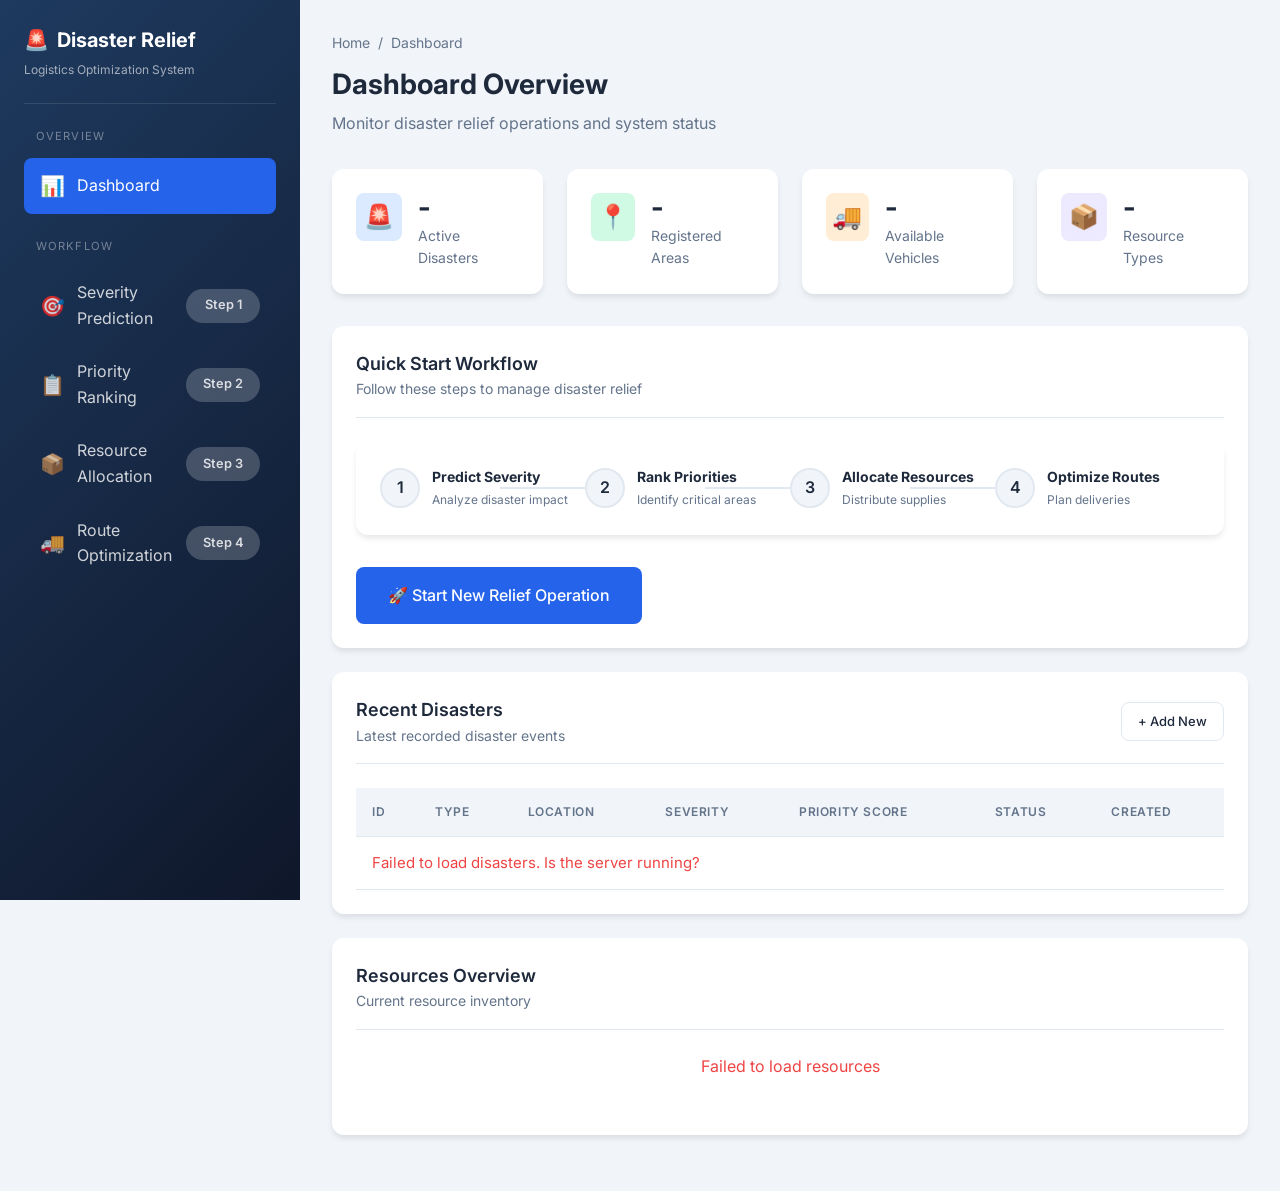
<file: frontend/index.html>
<!doctype html>
<html lang="en">
  <head>
    <meta charset="UTF-8" />
    <meta name="viewport" content="width=device-width, initial-scale=1.0" />
    <title>Disaster Relief System - Dashboard</title>
    <link rel="stylesheet" href="css/styles.css" />
    <link rel="preconnect" href="https://fonts.googleapis.com" />
    <link rel="preconnect" href="https://fonts.gstatic.com" crossorigin />
    <link
      href="https://fonts.googleapis.com/css2?family=Inter:wght@400;500;600;700&display=swap"
      rel="stylesheet"
    />
  </head>
  <body>
    <div class="app-container">
      <!-- Sidebar -->
      <aside class="sidebar">
        <div class="sidebar-header">
          <h1>🚨 <span>Disaster Relief</span></h1>
          <p>Logistics Optimization System</p>
        </div>

        <nav>
          <div class="nav-section">
            <div class="nav-section-title">Overview</div>
            <a href="index.html" class="nav-link active">
              <span class="icon">📊</span>
              <span>Dashboard</span>
            </a>
          </div>

          <div class="nav-section">
            <div class="nav-section-title">Workflow</div>
            <a href="predict.html" class="nav-link">
              <span class="icon">🎯</span>
              <span>Severity Prediction</span>
              <span class="step-badge">Step&nbsp;1</span>
            </a>
            <a href="priority.html" class="nav-link">
              <span class="icon">📋</span>
              <span>Priority Ranking</span>
              <span class="step-badge">Step&nbsp;2</span>
            </a>
            <a href="allocate.html" class="nav-link">
              <span class="icon">📦</span>
              <span>Resource Allocation</span>
              <span class="step-badge">Step&nbsp;3</span>
            </a>
            <a href="routes.html" class="nav-link">
              <span class="icon">🚚</span>
              <span>Route Optimization</span>
              <span class="step-badge">Step&nbsp;4</span>
            </a>
          </div>
        </nav>
      </aside>

      <!-- Main Content -->
      <main class="main-content">
        <div class="page-header">
          <div class="breadcrumb">
            <span>Home</span>
            <span>/</span>
            <span>Dashboard</span>
          </div>
          <h2>Dashboard Overview</h2>
          <p>Monitor disaster relief operations and system status</p>
        </div>

        <!-- Stats Grid -->
        <div class="stats-grid" id="stats-grid">
          <div class="stat-card">
            <div class="stat-icon blue">🚨</div>
            <div class="stat-info">
              <h3 id="stat-disasters">-</h3>
              <p>Active Disasters</p>
            </div>
          </div>
          <div class="stat-card">
            <div class="stat-icon green">📍</div>
            <div class="stat-info">
              <h3 id="stat-areas">-</h3>
              <p>Registered Areas</p>
            </div>
          </div>
          <div class="stat-card">
            <div class="stat-icon orange">🚚</div>
            <div class="stat-info">
              <h3 id="stat-vehicles">-</h3>
              <p>Available Vehicles</p>
            </div>
          </div>
          <div class="stat-card">
            <div class="stat-icon purple">📦</div>
            <div class="stat-info">
              <h3 id="stat-resources">-</h3>
              <p>Resource Types</p>
            </div>
          </div>
        </div>

        <!-- Quick Start Workflow -->
        <div class="card">
          <div class="card-header">
            <div>
              <h3 class="card-title">Quick Start Workflow</h3>
              <p class="card-subtitle">
                Follow these steps to manage disaster relief
              </p>
            </div>
          </div>

          <div class="workflow-steps">
            <div class="workflow-step" id="step-1">
              <div class="step-circle">1</div>
              <div class="step-text">
                <strong>Predict Severity</strong>
                <span>Analyze disaster impact</span>
              </div>
            </div>
            <div class="workflow-step" id="step-2">
              <div class="step-circle">2</div>
              <div class="step-text">
                <strong>Rank Priorities</strong>
                <span>Identify critical areas</span>
              </div>
            </div>
            <div class="workflow-step" id="step-3">
              <div class="step-circle">3</div>
              <div class="step-text">
                <strong>Allocate Resources</strong>
                <span>Distribute supplies</span>
              </div>
            </div>
            <div class="workflow-step" id="step-4">
              <div class="step-circle">4</div>
              <div class="step-text">
                <strong>Optimize Routes</strong>
                <span>Plan deliveries</span>
              </div>
            </div>
          </div>

          <div class="btn-group">
            <a href="predict.html" class="btn btn-primary btn-lg">
              🚀 Start New Relief Operation
            </a>
          </div>
        </div>

        <!-- Recent Disasters -->
        <div class="card">
          <div class="card-header">
            <div>
              <h3 class="card-title">Recent Disasters</h3>
              <p class="card-subtitle">Latest recorded disaster events</p>
            </div>
            <a href="predict.html" class="btn btn-outline btn-sm">+ Add New</a>
          </div>

          <div class="table-container">
            <table class="table" id="disasters-table">
              <thead>
                <tr>
                  <th>ID</th>
                  <th>Type</th>
                  <th>Location</th>
                  <th>Severity</th>
                  <th>Priority Score</th>
                  <th>Status</th>
                  <th>Created</th>
                </tr>
              </thead>
              <tbody id="disasters-tbody">
                <tr>
                  <td colspan="7" class="text-center text-muted">Loading...</td>
                </tr>
              </tbody>
            </table>
          </div>
        </div>

        <!-- Resources Overview -->
        <div class="card">
          <div class="card-header">
            <div>
              <h3 class="card-title">Resources Overview</h3>
              <p class="card-subtitle">Current resource inventory</p>
            </div>
          </div>

          <div id="resources-grid" class="stats-grid">
            <div class="loading">
              <div class="spinner"></div>
              <p>Loading resources...</p>
            </div>
          </div>
        </div>
      </main>
    </div>

    <script src="js/api.js"></script>
    <script src="js/dashboard.js"></script>
  </body>
</html>
</file>
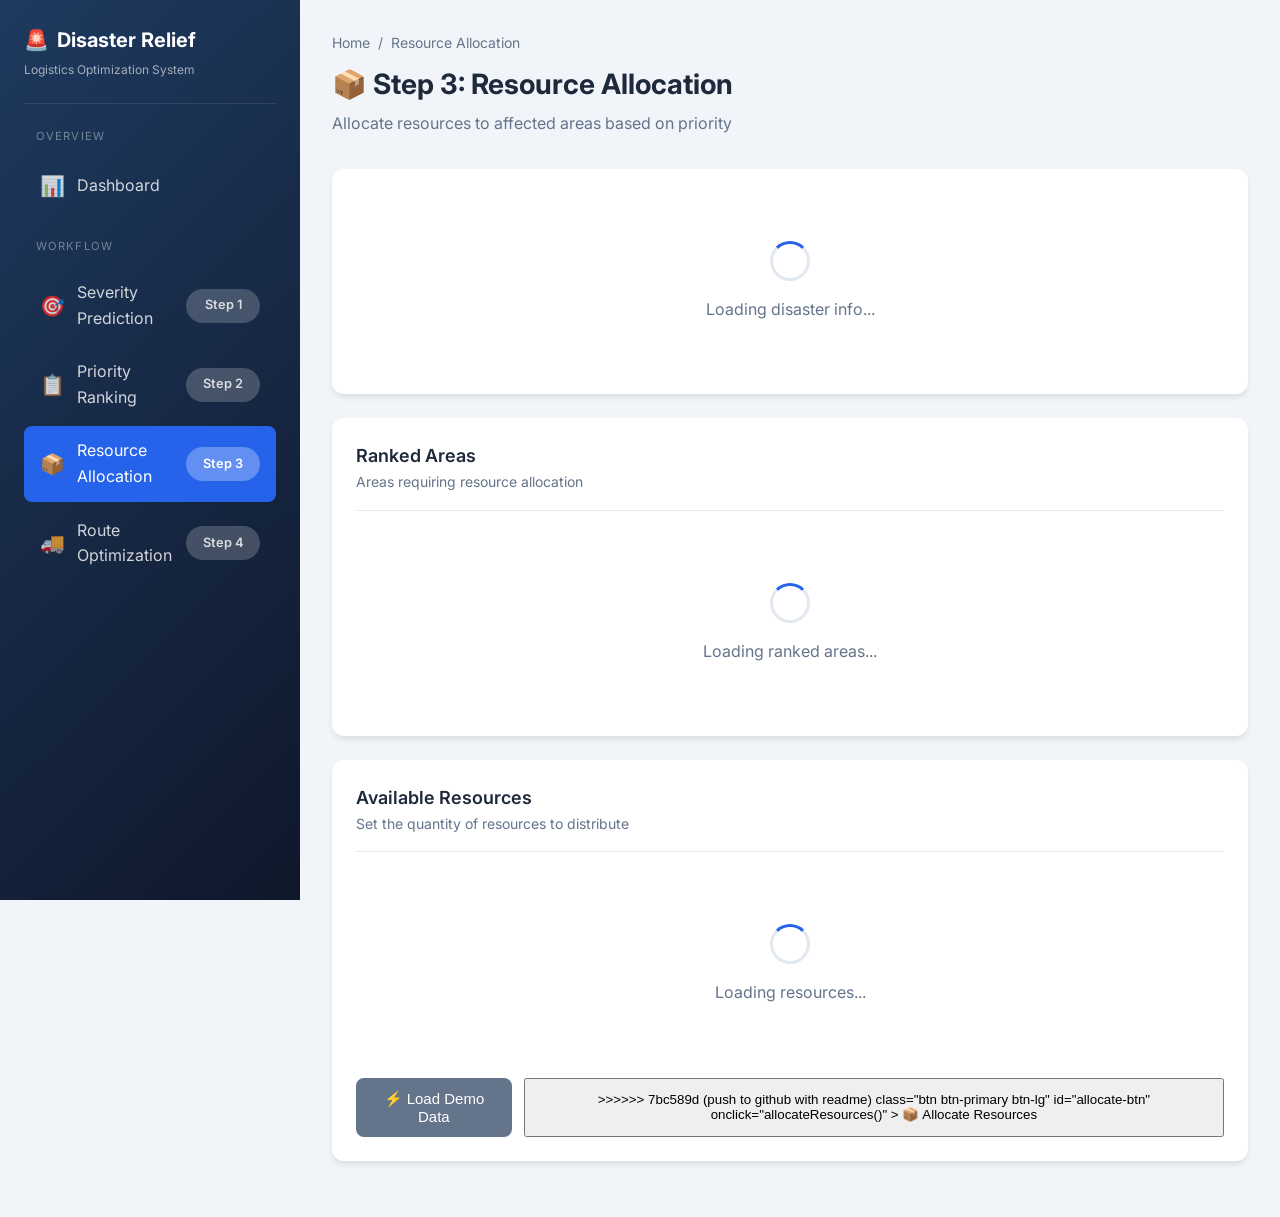
<file: frontend/allocate.html>
<!doctype html>
<html lang="en">
  <head>
    <meta charset="UTF-8" />
    <meta name="viewport" content="width=device-width, initial-scale=1.0" />
    <title>Resource Allocation - Disaster Relief System</title>
    <link rel="stylesheet" href="css/styles.css" />
    <link
      href="https://fonts.googleapis.com/css2?family=Inter:wght@400;500;600;700&display=swap"
      rel="stylesheet"
    />
  </head>
  <body>
    <div class="app-container">
      <!-- Sidebar -->
      <aside class="sidebar">
        <div class="sidebar-header">
          <h1>🚨 <span>Disaster Relief</span></h1>
          <p>Logistics Optimization System</p>
        </div>

        <nav>
          <div class="nav-section">
            <div class="nav-section-title">Overview</div>
            <a href="index.html" class="nav-link">
              <span class="icon">📊</span>
              <span>Dashboard</span>
            </a>
          </div>

          <div class="nav-section">
            <div class="nav-section-title">Workflow</div>
            <a href="predict.html" class="nav-link">
              <span class="icon">🎯</span>
              <span>Severity Prediction</span>
              <span class="step-badge">Step&nbsp;1</span>
            </a>
            <a href="priority.html" class="nav-link">
              <span class="icon">📋</span>
              <span>Priority Ranking</span>
              <span class="step-badge">Step&nbsp;2</span>
            </a>
            <a href="allocate.html" class="nav-link active">
              <span class="icon">📦</span>
              <span>Resource Allocation</span>
              <span class="step-badge">Step&nbsp;3</span>
            </a>
            <a href="routes.html" class="nav-link">
              <span class="icon">🚚</span>
              <span>Route Optimization</span>
              <span class="step-badge">Step&nbsp;4</span>
            </a>
          </div>
        </nav>
      </aside>

      <!-- Main Content -->
      <main class="main-content">
        <div class="page-header">
          <div class="breadcrumb">
            <span>Home</span>
            <span>/</span>
            <span>Resource Allocation</span>
          </div>
          <h2>📦 Step 3: Resource Allocation</h2>
          <p>Allocate resources to affected areas based on priority</p>
        </div>

        <!-- Current Disaster Info -->
        <div class="card" id="disaster-info">
          <div class="loading">
            <div class="spinner"></div>
            <p>Loading disaster info...</p>
          </div>
        </div>

        <!-- Ranked Areas Summary -->
        <div class="card">
          <div class="card-header">
            <div>
              <h3 class="card-title">Ranked Areas</h3>
              <p class="card-subtitle">Areas requiring resource allocation</p>
            </div>
          </div>

          <div id="ranked-areas-list">
            <div class="loading">
              <div class="spinner"></div>
              <p>Loading ranked areas...</p>
            </div>
          </div>
        </div>

        <!-- Available Resources -->
        <div class="card">
          <div class="card-header">
            <div>
              <h3 class="card-title">Available Resources</h3>
              <p class="card-subtitle">
                Set the quantity of resources to distribute
              </p>
            </div>
          </div>

          <div id="resources-form">
            <div class="loading">
              <div class="spinner"></div>
              <p>Loading resources...</p>
            </div>
          </div>

          <div class="btn-group mt-3">
            <button
<<<<<<< HEAD
=======
              class="btn btn-secondary"
              id="load-allocation-demo-btn"
              type="button"
            >
              ⚡ Load Demo Data
            </button>
            <button
>>>>>>> 7bc589d (push to github with readme)
              class="btn btn-primary btn-lg"
              id="allocate-btn"
              onclick="allocateResources()"
            >
              📦 Allocate Resources
            </button>
          </div>
        </div>

        <!-- Allocation Results -->
        <div id="allocation-result"></div>
      </main>
    </div>

    <script src="js/api.js"></script>
    <script src="js/allocate.js"></script>
  </body>
</html>
</file>
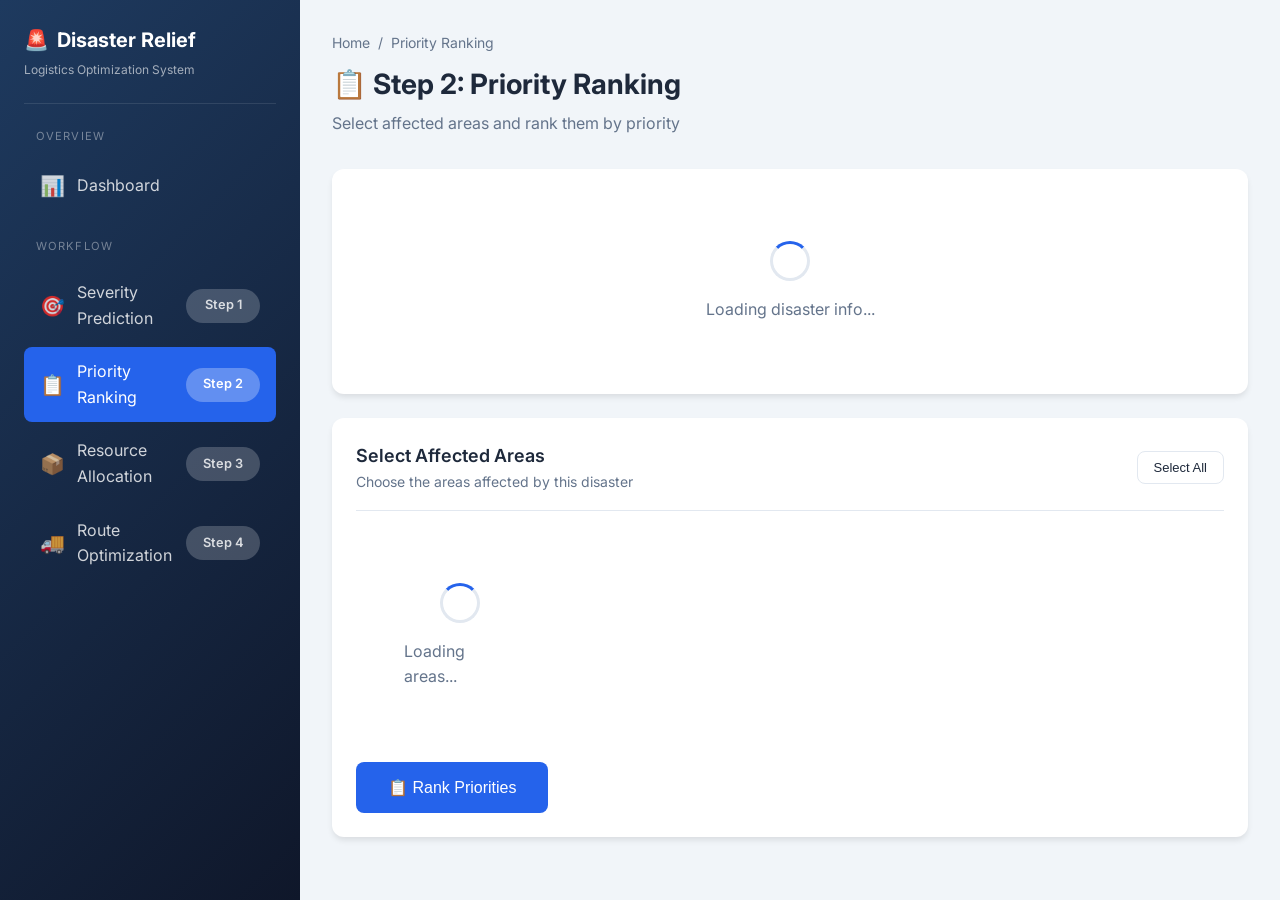
<file: frontend/priority.html>
<!doctype html>
<html lang="en">
  <head>
    <meta charset="UTF-8" />
    <meta name="viewport" content="width=device-width, initial-scale=1.0" />
    <title>Priority Ranking - Disaster Relief System</title>
    <link rel="stylesheet" href="css/styles.css" />
    <link
      href="https://fonts.googleapis.com/css2?family=Inter:wght@400;500;600;700&display=swap"
      rel="stylesheet"
    />
  </head>
  <body>
    <div class="app-container">
      <!-- Sidebar -->
      <aside class="sidebar">
        <div class="sidebar-header">
          <h1>🚨 <span>Disaster Relief</span></h1>
          <p>Logistics Optimization System</p>
        </div>

        <nav>
          <div class="nav-section">
            <div class="nav-section-title">Overview</div>
            <a href="index.html" class="nav-link">
              <span class="icon">📊</span>
              <span>Dashboard</span>
            </a>
          </div>

          <div class="nav-section">
            <div class="nav-section-title">Workflow</div>
            <a href="predict.html" class="nav-link">
              <span class="icon">🎯</span>
              <span>Severity Prediction</span>
              <span class="step-badge">Step&nbsp;1</span>
            </a>
            <a href="priority.html" class="nav-link active">
              <span class="icon">📋</span>
              <span>Priority Ranking</span>
              <span class="step-badge">Step&nbsp;2</span>
            </a>
            <a href="allocate.html" class="nav-link">
              <span class="icon">📦</span>
              <span>Resource Allocation</span>
              <span class="step-badge">Step&nbsp;3</span>
            </a>
            <a href="routes.html" class="nav-link">
              <span class="icon">🚚</span>
              <span>Route Optimization</span>
              <span class="step-badge">Step&nbsp;4</span>
            </a>
          </div>
        </nav>
      </aside>

      <!-- Main Content -->
      <main class="main-content">
        <div class="page-header">
          <div class="breadcrumb">
            <span>Home</span>
            <span>/</span>
            <span>Priority Ranking</span>
          </div>
          <h2>📋 Step 2: Priority Ranking</h2>
          <p>Select affected areas and rank them by priority</p>
        </div>

        <!-- Current Disaster Info -->
        <div class="card" id="disaster-info">
          <div class="loading">
            <div class="spinner"></div>
            <p>Loading disaster info...</p>
          </div>
        </div>

        <!-- Area Selection -->
        <div class="card">
          <div class="card-header">
            <div>
              <h3 class="card-title">Select Affected Areas</h3>
              <p class="card-subtitle">
                Choose the areas affected by this disaster
              </p>
            </div>
            <button class="btn btn-outline btn-sm" onclick="selectAllAreas()">
              Select All
            </button>
          </div>

          <div id="areas-list" class="checkbox-group">
            <div class="loading">
              <div class="spinner"></div>
              <p>Loading areas...</p>
            </div>
          </div>

          <!-- Severity Selection for Selected Areas -->
          <div id="severity-selection" class="mt-3 hidden">
            <h4 class="mb-2">Set Severity for Selected Areas</h4>
            <div class="form-group">
              <label for="area-severity">Severity Level</label>
              <select id="area-severity" class="form-control">
                <option value="0">0 - Low</option>
                <option value="1">1 - Moderate</option>
                <option value="2" selected>2 - High</option>
                <option value="3">3 - Critical</option>
              </select>
            </div>
          </div>

          <div class="btn-group">
            <button
              class="btn btn-primary btn-lg"
              id="rank-btn"
              onclick="rankPriorities()"
            >
              📋 Rank Priorities
            </button>
          </div>
        </div>

        <!-- Ranking Results -->
        <div id="ranking-result"></div>
      </main>
    </div>

    <script src="js/api.js"></script>
    <script src="js/priority.js"></script>
  </body>
</html>
</file>
<file: frontend/css/styles.css>
/* ============================================================
   DISASTER RELIEF SYSTEM - STYLES
   ============================================================ */

/* ============================================================
   CSS VARIABLES
   ============================================================ */
:root {
  --primary-color: #2563eb;
  --primary-dark: #1d4ed8;
  --primary-light: #3b82f6;
  --secondary-color: #64748b;
  --success-color: #10b981;
  --warning-color: #f59e0b;
  --danger-color: #ef4444;
  --critical-color: #dc2626;

  --bg-color: #f1f5f9;
  --card-bg: #ffffff;
  --text-color: #1e293b;
  --text-muted: #64748b;
  --border-color: #e2e8f0;

  --severity-low: #22c55e;
  --severity-moderate: #eab308;
  --severity-high: #f97316;
  --severity-critical: #ef4444;

  --shadow-sm: 0 1px 2px 0 rgb(0 0 0 / 0.05);
  --shadow-md: 0 4px 6px -1px rgb(0 0 0 / 0.1);
  --shadow-lg: 0 10px 15px -3px rgb(0 0 0 / 0.1);

  --radius-sm: 0.375rem;
  --radius-md: 0.5rem;
  --radius-lg: 0.75rem;
}

/* ============================================================
   RESET & BASE
   ============================================================ */
* {
  margin: 0;
  padding: 0;
  box-sizing: border-box;
}

body {
  font-family:
    "Inter",
    -apple-system,
    BlinkMacSystemFont,
    "Segoe UI",
    Roboto,
    sans-serif;
  background-color: var(--bg-color);
  color: var(--text-color);
  line-height: 1.6;
}

a {
  text-decoration: none;
  color: var(--primary-color);
}

a:hover {
  color: var(--primary-dark);
}

/* ============================================================
   LAYOUT
   ============================================================ */
.app-container {
  display: flex;
  min-height: 100vh;
}

/* Sidebar */
.sidebar {
  width: 300px;
  background: linear-gradient(135deg, #1e3a5f 0%, #0f172a 100%);
  color: white;
  padding: 1.5rem;
  position: fixed;
  height: 100vh;
  overflow-y: auto;
}

.sidebar-header {
  padding-bottom: 1.5rem;
  border-bottom: 1px solid rgba(255, 255, 255, 0.1);
  margin-bottom: 1.5rem;
}

.sidebar-header h1 {
  font-size: 1.25rem;
  font-weight: 700;
  display: flex;
  align-items: center;
  gap: 0.5rem;
}

.sidebar-header p {
  font-size: 0.75rem;
  color: rgba(255, 255, 255, 0.6);
  margin-top: 0.25rem;
}

/* Navigation */
.nav-section {
  margin-bottom: 1.5rem;
}

.nav-section-title {
  font-size: 0.7rem;
  text-transform: uppercase;
  letter-spacing: 0.1em;
  color: rgba(255, 255, 255, 0.4);
  margin-bottom: 0.75rem;
  padding-left: 0.75rem;
}

.nav-link {
  display: flex;
  align-items: center;
  gap: 0.75rem;
  padding: 0.75rem 1rem;
  border-radius: var(--radius-md);
  color: rgba(255, 255, 255, 0.8);
  transition: all 0.2s;
  margin-bottom: 0.25rem;
}

.nav-link > span:not(.icon):not(.step-badge) {
  flex: 1;
  min-width: 0;
  padding-right: 1rem;
}

.nav-link:hover {
  background: rgba(255, 255, 255, 0.1);
  color: white;
}

.nav-link.active {
  background: var(--primary-color);
  color: white;
}

.nav-link .icon {
  font-size: 1.25rem;
}

.nav-link .step-badge {
  background: rgba(255, 255, 255, 0.2);
  display: inline-flex;
  align-items: center;
  justify-content: center;
  min-width: 74px;
  height: 34px;
  padding: 0 0.75rem;
  border-radius: 9999px;
  font-size: 0.8rem;
  font-weight: 600;
  line-height: 1;
  white-space: nowrap;
  flex-shrink: 0;
  margin-left: 1rem;
}

.nav-link.active .step-badge {
  background: rgba(255, 255, 255, 0.28);
}

/* Main Content */
.main-content {
  flex: 1;
  margin-left: 300px;
  padding: 2rem;
  min-height: 100vh;
}

/* ============================================================
   HEADER
   ============================================================ */
.page-header {
  margin-bottom: 2rem;
}

.page-header h2 {
  font-size: 1.75rem;
  font-weight: 700;
  color: var(--text-color);
}

.page-header p {
  color: var(--text-muted);
  margin-top: 0.25rem;
}

.breadcrumb {
  display: flex;
  align-items: center;
  gap: 0.5rem;
  font-size: 0.875rem;
  color: var(--text-muted);
  margin-bottom: 0.5rem;
}

/* ============================================================
   CARDS
   ============================================================ */
.card {
  background: var(--card-bg);
  border-radius: var(--radius-lg);
  box-shadow: var(--shadow-md);
  padding: 1.5rem;
  margin-bottom: 1.5rem;
}

.card-header {
  display: flex;
  justify-content: space-between;
  align-items: center;
  margin-bottom: 1.5rem;
  padding-bottom: 1rem;
  border-bottom: 1px solid var(--border-color);
}

.card-title {
  font-size: 1.125rem;
  font-weight: 600;
}

.card-subtitle {
  font-size: 0.875rem;
  color: var(--text-muted);
}

/* ============================================================
   STATS CARDS
   ============================================================ */
.stats-grid {
  display: grid;
  grid-template-columns: repeat(auto-fit, minmax(200px, 1fr));
  gap: 1.5rem;
  margin-bottom: 2rem;
}

.stat-card {
  background: var(--card-bg);
  border-radius: var(--radius-lg);
  padding: 1.5rem;
  box-shadow: var(--shadow-md);
  display: flex;
  align-items: flex-start;
  gap: 1rem;
}

.stat-icon {
  width: 48px;
  height: 48px;
  border-radius: var(--radius-md);
  display: flex;
  align-items: center;
  justify-content: center;
  font-size: 1.5rem;
}

.stat-icon.blue {
  background: #dbeafe;
  color: #2563eb;
}

.stat-icon.green {
  background: #d1fae5;
  color: #10b981;
}

.stat-icon.orange {
  background: #ffedd5;
  color: #f97316;
}

.stat-icon.purple {
  background: #ede9fe;
  color: #8b5cf6;
}

.stat-icon.red {
  background: #fee2e2;
  color: #ef4444;
}

.stat-info h3 {
  font-size: 1.75rem;
  font-weight: 700;
  line-height: 1;
}

.stat-info p {
  font-size: 0.875rem;
  color: var(--text-muted);
  margin-top: 0.25rem;
}

/* ============================================================
   FORMS
   ============================================================ */
.form-grid {
  display: grid;
  grid-template-columns: repeat(auto-fit, minmax(250px, 1fr));
  gap: 1.5rem;
}

.form-group {
  margin-bottom: 1.25rem;
}

<<<<<<< HEAD
=======
.form-group.full-width {
  grid-column: 1 / -1;
}

>>>>>>> 7bc589d (push to github with readme)
.form-group label {
  display: block;
  font-size: 0.875rem;
  font-weight: 500;
  margin-bottom: 0.5rem;
  color: var(--text-color);
}

.form-group label .required {
  color: var(--danger-color);
}

.form-control {
  width: 100%;
  padding: 0.75rem 1rem;
  font-size: 0.9375rem;
  border: 1px solid var(--border-color);
  border-radius: var(--radius-md);
  background: var(--card-bg);
  color: var(--text-color);
  transition:
    border-color 0.2s,
    box-shadow 0.2s;
}

.form-control:focus {
  outline: none;
  border-color: var(--primary-color);
  box-shadow: 0 0 0 3px rgba(37, 99, 235, 0.1);
}

.form-control::placeholder {
  color: var(--text-muted);
}

select.form-control {
  appearance: none;
  background-image: url("data:image/svg+xml,%3Csvg xmlns='http://www.w3.org/2000/svg' fill='none' viewBox='0 0 24 24' stroke='%2364748b'%3E%3Cpath stroke-linecap='round' stroke-linejoin='round' stroke-width='2' d='M19 9l-7 7-7-7'%3E%3C/path%3E%3C/svg%3E");
  background-repeat: no-repeat;
  background-position: right 0.75rem center;
  background-size: 1.25rem;
  padding-right: 2.5rem;
}

.form-hint {
  font-size: 0.75rem;
  color: var(--text-muted);
  margin-top: 0.25rem;
}

/* ============================================================
   BUTTONS
   ============================================================ */
.btn {
  display: inline-flex;
  align-items: center;
  justify-content: center;
  gap: 0.5rem;
  padding: 0.75rem 1.5rem;
  font-size: 0.9375rem;
  font-weight: 500;
  border-radius: var(--radius-md);
  border: none;
  cursor: pointer;
  transition: all 0.2s;
}

.btn:disabled {
  opacity: 0.6;
  cursor: not-allowed;
}

.btn-primary {
  background: var(--primary-color);
  color: white;
}

.btn-primary:hover:not(:disabled) {
  background: var(--primary-dark);
}

.btn-secondary {
  background: var(--secondary-color);
  color: white;
}

.btn-secondary:hover:not(:disabled) {
  background: #475569;
}

.btn-success {
  background: var(--success-color);
  color: white;
}

.btn-success:hover:not(:disabled) {
  background: #059669;
}

.btn-danger {
  background: var(--danger-color);
  color: white;
}

.btn-danger:hover:not(:disabled) {
  background: #dc2626;
}

.btn-outline {
  background: transparent;
  border: 1px solid var(--border-color);
  color: var(--text-color);
}

.btn-outline:hover:not(:disabled) {
  background: var(--bg-color);
}

.btn-lg {
  padding: 1rem 2rem;
  font-size: 1rem;
}

.btn-sm {
  padding: 0.5rem 1rem;
  font-size: 0.8125rem;
}

.btn-block {
  width: 100%;
}

.btn-group {
  display: flex;
  gap: 0.75rem;
  margin-top: 1.5rem;
}

/* ============================================================
   TABLES
   ============================================================ */
.table-container {
  overflow-x: auto;
}

.table {
  width: 100%;
  border-collapse: collapse;
}

.table th,
.table td {
  padding: 0.875rem 1rem;
  text-align: left;
  border-bottom: 1px solid var(--border-color);
}

.table th {
  font-size: 0.75rem;
  font-weight: 600;
  text-transform: uppercase;
  letter-spacing: 0.05em;
  color: var(--text-muted);
  background: var(--bg-color);
}

.table tbody tr:hover {
  background: var(--bg-color);
}

.table td {
  font-size: 0.9375rem;
}

/* ============================================================
   BADGES & SEVERITY
   ============================================================ */
.badge {
  display: inline-flex;
  align-items: center;
  padding: 0.25rem 0.75rem;
  font-size: 0.75rem;
  font-weight: 500;
  border-radius: 9999px;
}

.badge-low {
  background: #d1fae5;
  color: #065f46;
}

.badge-moderate {
  background: #fef3c7;
  color: #92400e;
}

.badge-high {
  background: #ffedd5;
  color: #9a3412;
}

.badge-critical {
  background: #fee2e2;
  color: #991b1b;
}

.badge-info {
  background: #dbeafe;
  color: #1e40af;
}

.badge-success {
  background: #d1fae5;
  color: #065f46;
}

.severity-indicator {
  display: inline-flex;
  align-items: center;
  gap: 0.5rem;
}

.severity-dot {
  width: 10px;
  height: 10px;
  border-radius: 50%;
}

.severity-dot.low {
  background: var(--severity-low);
}
.severity-dot.moderate {
  background: var(--severity-moderate);
}
.severity-dot.high {
  background: var(--severity-high);
}
.severity-dot.critical {
  background: var(--severity-critical);
}

/* ============================================================
   RESULTS & ALERTS
   ============================================================ */
.result-box {
  padding: 1.5rem;
  border-radius: var(--radius-lg);
  margin-top: 1.5rem;
}

.result-box.success {
  background: #f0fdf4;
  border: 1px solid #86efac;
}

.result-box.error {
  background: #fef2f2;
  border: 1px solid #fecaca;
}

.result-box.info {
  background: #eff6ff;
  border: 1px solid #bfdbfe;
}

.result-box.warning {
  background: #fffbeb;
  border: 1px solid #fde68a;
}

.result-header {
  display: flex;
  align-items: center;
  gap: 0.75rem;
  margin-bottom: 1rem;
}

.result-header .icon {
  font-size: 1.5rem;
}

.result-header h3 {
  font-size: 1.125rem;
  font-weight: 600;
}

.result-grid {
  display: grid;
  grid-template-columns: repeat(auto-fit, minmax(150px, 1fr));
  gap: 1rem;
}

.result-item {
  text-align: center;
  padding: 1rem;
  background: rgba(255, 255, 255, 0.5);
  border-radius: var(--radius-md);
}

.result-item .value {
  font-size: 1.5rem;
  font-weight: 700;
  color: var(--primary-color);
}

.result-item .label {
  font-size: 0.8125rem;
  color: var(--text-muted);
}

/* ============================================================
   PRIORITY LIST
   ============================================================ */
.priority-list {
  list-style: none;
}

.priority-item {
  display: flex;
  align-items: center;
  gap: 1rem;
  padding: 1rem;
  border: 1px solid var(--border-color);
  border-radius: var(--radius-md);
  margin-bottom: 0.75rem;
  background: var(--card-bg);
  transition: box-shadow 0.2s;
}

.priority-item:hover {
  box-shadow: var(--shadow-md);
}

.priority-rank {
  width: 36px;
  height: 36px;
  border-radius: 50%;
  background: var(--primary-color);
  color: white;
  display: flex;
  align-items: center;
  justify-content: center;
  font-weight: 700;
}

.priority-rank.top-1 {
  background: #fbbf24;
}
.priority-rank.top-2 {
  background: #9ca3af;
}
.priority-rank.top-3 {
  background: #b45309;
}

.priority-info {
  flex: 1;
}

.priority-info h4 {
  font-weight: 600;
  margin-bottom: 0.25rem;
}

.priority-info p {
  font-size: 0.8125rem;
  color: var(--text-muted);
}

.priority-score {
  text-align: right;
}

.priority-score .score {
  font-size: 1.25rem;
  font-weight: 700;
  color: var(--primary-color);
}

.priority-score .label {
  font-size: 0.75rem;
  color: var(--text-muted);
}

/* ============================================================
   ALLOCATION VIEW
   ============================================================ */
.allocation-card {
  border: 1px solid var(--border-color);
  border-radius: var(--radius-md);
  padding: 1rem;
  margin-bottom: 1rem;
}

.allocation-header {
  display: flex;
  justify-content: space-between;
  align-items: center;
  margin-bottom: 1rem;
}

.allocation-resources {
  display: flex;
  flex-wrap: wrap;
  gap: 0.75rem;
}

.resource-tag {
  display: flex;
  align-items: center;
  gap: 0.5rem;
  padding: 0.5rem 0.75rem;
  background: var(--bg-color);
  border-radius: var(--radius-sm);
  font-size: 0.875rem;
}

.resource-tag .amount {
  font-weight: 600;
  color: var(--primary-color);
}

/* ============================================================
   MAP CONTAINER
   ============================================================ */
.map-container {
  height: 400px;
  border-radius: var(--radius-lg);
  overflow: hidden;
  border: 1px solid var(--border-color);
}

<<<<<<< HEAD
=======
.prediction-map-container {
  height: 340px;
}

>>>>>>> 7bc589d (push to github with readme)
#map {
  width: 100%;
  height: 100%;
}

<<<<<<< HEAD
=======
#prediction-map {
  width: 100%;
  height: 100%;
}

>>>>>>> 7bc589d (push to github with readme)
/* ============================================================
   ROUTE CARDS
   ============================================================ */
.route-card {
  border: 1px solid var(--border-color);
  border-radius: var(--radius-lg);
  margin-bottom: 1.5rem;
  overflow: hidden;
}

.route-header {
  background: var(--bg-color);
  padding: 1rem 1.5rem;
  display: flex;
  justify-content: space-between;
  align-items: center;
}

.route-header h4 {
  display: flex;
  align-items: center;
  gap: 0.5rem;
}

.route-stats {
  display: flex;
  gap: 1.5rem;
}

.route-stats span {
  font-size: 0.875rem;
  color: var(--text-muted);
}

.route-stats strong {
  color: var(--text-color);
}

.route-stops {
  padding: 1rem 1.5rem;
}

.route-stop {
  display: flex;
  align-items: flex-start;
  gap: 1rem;
  padding: 1rem 0;
  border-bottom: 1px dashed var(--border-color);
}

.route-stop:last-child {
  border-bottom: none;
}

.stop-number {
  width: 28px;
  height: 28px;
  border-radius: 50%;
  background: var(--primary-color);
  color: white;
  display: flex;
  align-items: center;
  justify-content: center;
  font-size: 0.8125rem;
  font-weight: 600;
  flex-shrink: 0;
}

.stop-info {
  flex: 1;
}

.stop-info h5 {
  font-weight: 600;
  margin-bottom: 0.25rem;
}

.stop-info p {
  font-size: 0.8125rem;
  color: var(--text-muted);
}

.stop-distance {
  text-align: right;
  font-size: 0.875rem;
}

.stop-distance .km {
  font-weight: 600;
}

.stop-distance .time {
  color: var(--text-muted);
}

/* ============================================================
   CHECKBOX & SELECTIONS
   ============================================================ */
.checkbox-group {
  display: grid;
  grid-template-columns: repeat(auto-fill, minmax(200px, 1fr));
  gap: 0.75rem;
}

.checkbox-item {
  display: flex;
  align-items: center;
  gap: 0.75rem;
  padding: 0.75rem;
  border: 1px solid var(--border-color);
  border-radius: var(--radius-md);
  cursor: pointer;
  transition: all 0.2s;
}

.checkbox-item:hover {
  border-color: var(--primary-color);
}

.checkbox-item.selected {
  border-color: var(--primary-color);
  background: rgba(37, 99, 235, 0.05);
}

.checkbox-item input[type="checkbox"] {
  width: 18px;
  height: 18px;
  accent-color: var(--primary-color);
}

.checkbox-item label {
  cursor: pointer;
  flex: 1;
}

/* ============================================================
   LOADING STATES
   ============================================================ */
.loading {
  display: flex;
  flex-direction: column;
  align-items: center;
  justify-content: center;
  padding: 3rem;
  color: var(--text-muted);
}

.spinner {
  width: 40px;
  height: 40px;
  border: 3px solid var(--border-color);
  border-top-color: var(--primary-color);
  border-radius: 50%;
  animation: spin 1s linear infinite;
  margin-bottom: 1rem;
}

@keyframes spin {
  to {
    transform: rotate(360deg);
  }
}

/* ============================================================
   PROGRESS STEPS
   ============================================================ */
.workflow-steps {
  display: flex;
  justify-content: space-between;
  margin-bottom: 2rem;
  padding: 1.5rem;
  background: var(--card-bg);
  border-radius: var(--radius-lg);
  box-shadow: var(--shadow-md);
}

.workflow-step {
  display: flex;
  align-items: center;
  gap: 0.75rem;
  flex: 1;
  position: relative;
}

.workflow-step:not(:last-child)::after {
  content: "";
  position: absolute;
  right: 0;
  top: 50%;
  transform: translateY(-50%);
  width: calc(100% - 120px);
  height: 2px;
  background: var(--border-color);
  margin-left: 1rem;
}

.workflow-step.completed::after {
  background: var(--success-color);
}

.step-circle {
  width: 40px;
  height: 40px;
  border-radius: 50%;
  background: var(--bg-color);
  border: 2px solid var(--border-color);
  display: flex;
  align-items: center;
  justify-content: center;
  font-weight: 600;
  flex-shrink: 0;
  z-index: 1;
}

.workflow-step.active .step-circle {
  background: var(--primary-color);
  border-color: var(--primary-color);
  color: white;
}

.workflow-step.completed .step-circle {
  background: var(--success-color);
  border-color: var(--success-color);
  color: white;
}

.step-text {
  font-size: 0.875rem;
}

.step-text strong {
  display: block;
}

.step-text span {
  color: var(--text-muted);
  font-size: 0.75rem;
}

/* ============================================================
   EMPTY STATES
   ============================================================ */
.empty-state {
  text-align: center;
  padding: 3rem;
  color: var(--text-muted);
}

.empty-state .icon {
  font-size: 4rem;
  margin-bottom: 1rem;
  opacity: 0.5;
}

.empty-state h3 {
  font-size: 1.25rem;
  margin-bottom: 0.5rem;
  color: var(--text-color);
}

/* ============================================================
   RESPONSIVE
   ============================================================ */
@media (max-width: 1024px) {
  .sidebar {
    width: 80px;
    padding: 1rem 0.5rem;
  }

  .sidebar-header h1 span,
  .sidebar-header p,
  .nav-section-title,
  .nav-link span:not(.icon) {
    display: none;
  }

  .nav-link {
    justify-content: center;
    padding: 0.75rem;
  }

  .nav-link .icon {
    font-size: 1.5rem;
  }

  .main-content {
    margin-left: 80px;
  }
}

@media (max-width: 768px) {
  .sidebar {
    display: none;
  }

  .main-content {
    margin-left: 0;
    padding: 1rem;
  }

  .stats-grid {
    grid-template-columns: 1fr 1fr;
  }

  .form-grid {
    grid-template-columns: 1fr;
  }

  .workflow-steps {
    flex-direction: column;
    gap: 1rem;
  }

  .workflow-step::after {
    display: none;
  }
}

/* ============================================================
   UTILITIES
   ============================================================ */
.text-center {
  text-align: center;
}
.text-right {
  text-align: right;
}
.text-muted {
  color: var(--text-muted);
}
.text-success {
  color: var(--success-color);
}
.text-danger {
  color: var(--danger-color);
}
.text-warning {
  color: var(--warning-color);
}

.mt-1 {
  margin-top: 0.5rem;
}
.mt-2 {
  margin-top: 1rem;
}
.mt-3 {
  margin-top: 1.5rem;
}
.mt-4 {
  margin-top: 2rem;
}

.mb-1 {
  margin-bottom: 0.5rem;
}
.mb-2 {
  margin-bottom: 1rem;
}
.mb-3 {
  margin-bottom: 1.5rem;
}
.mb-4 {
  margin-bottom: 2rem;
}

.hidden {
  display: none;
}
.flex {
  display: flex;
}
.flex-between {
  justify-content: space-between;
}
.flex-center {
  align-items: center;
}
.gap-1 {
  gap: 0.5rem;
}
.gap-2 {
  gap: 1rem;
}
</file>
